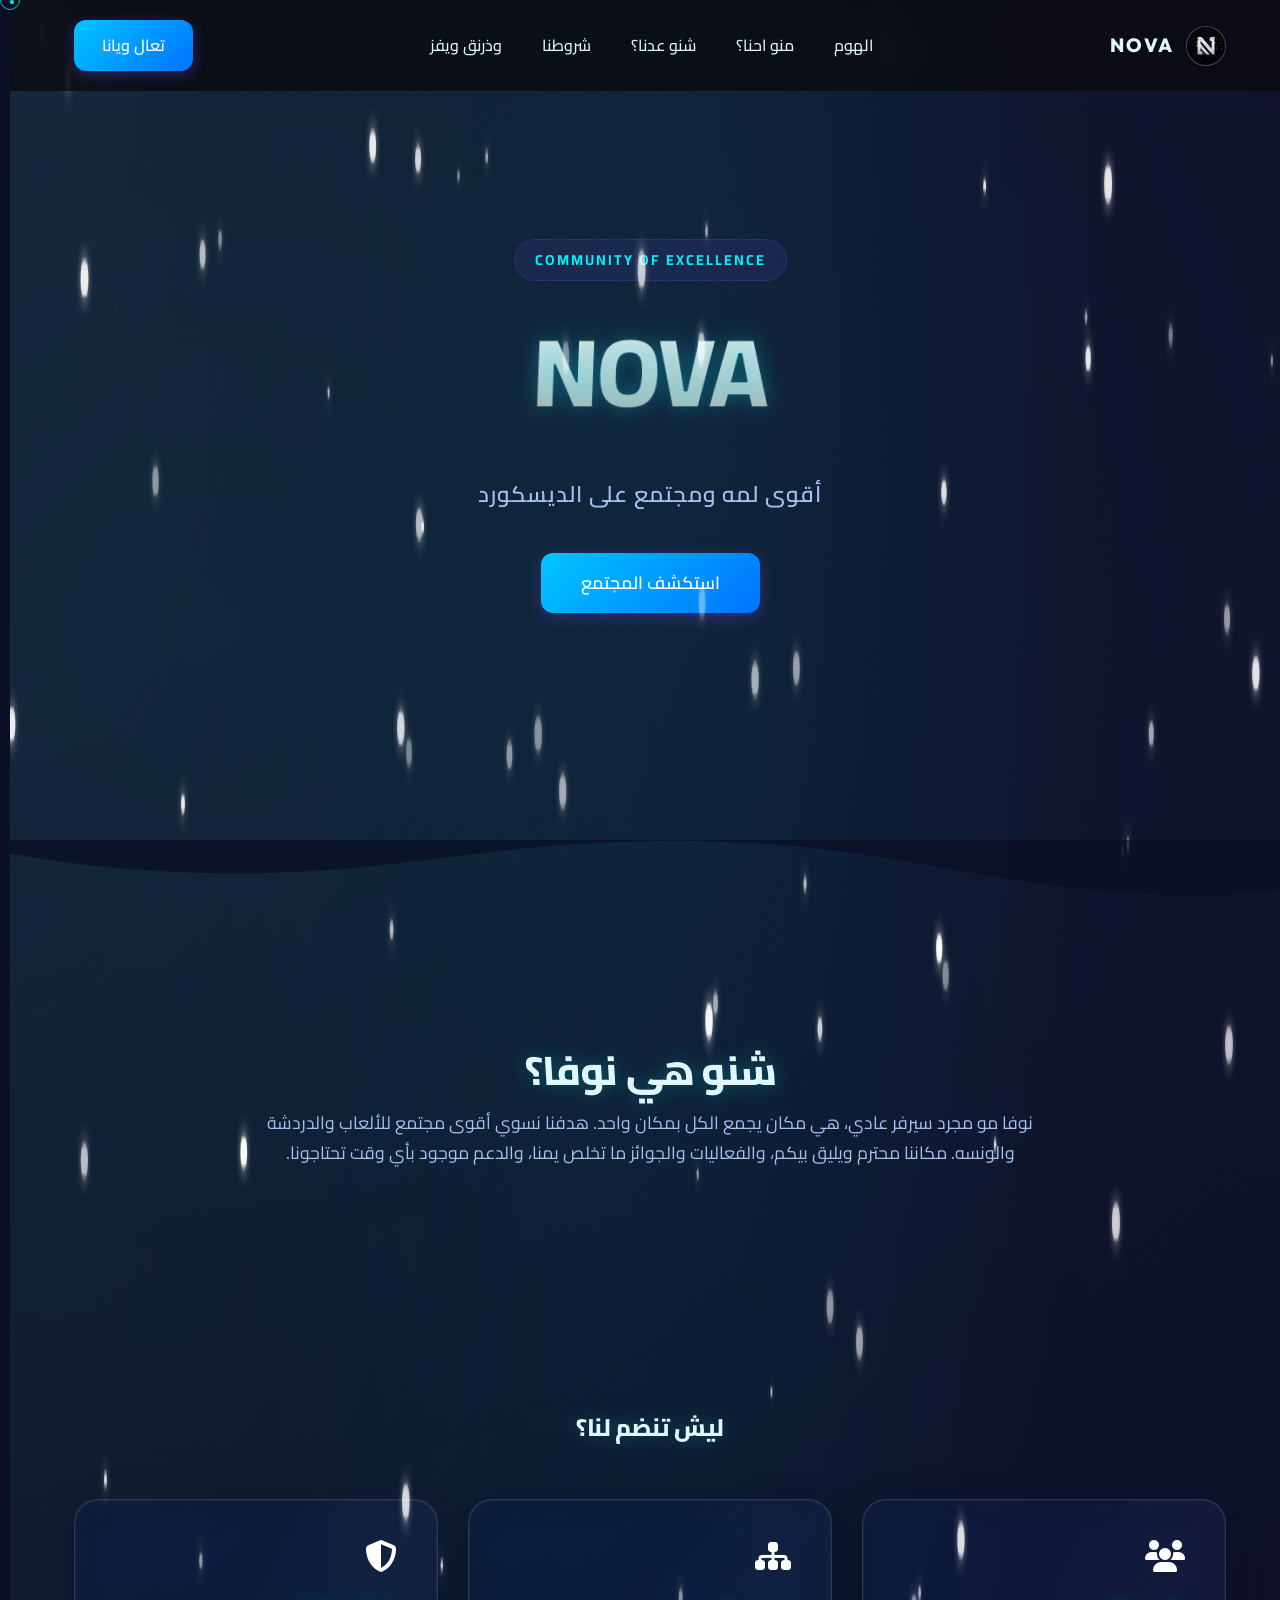
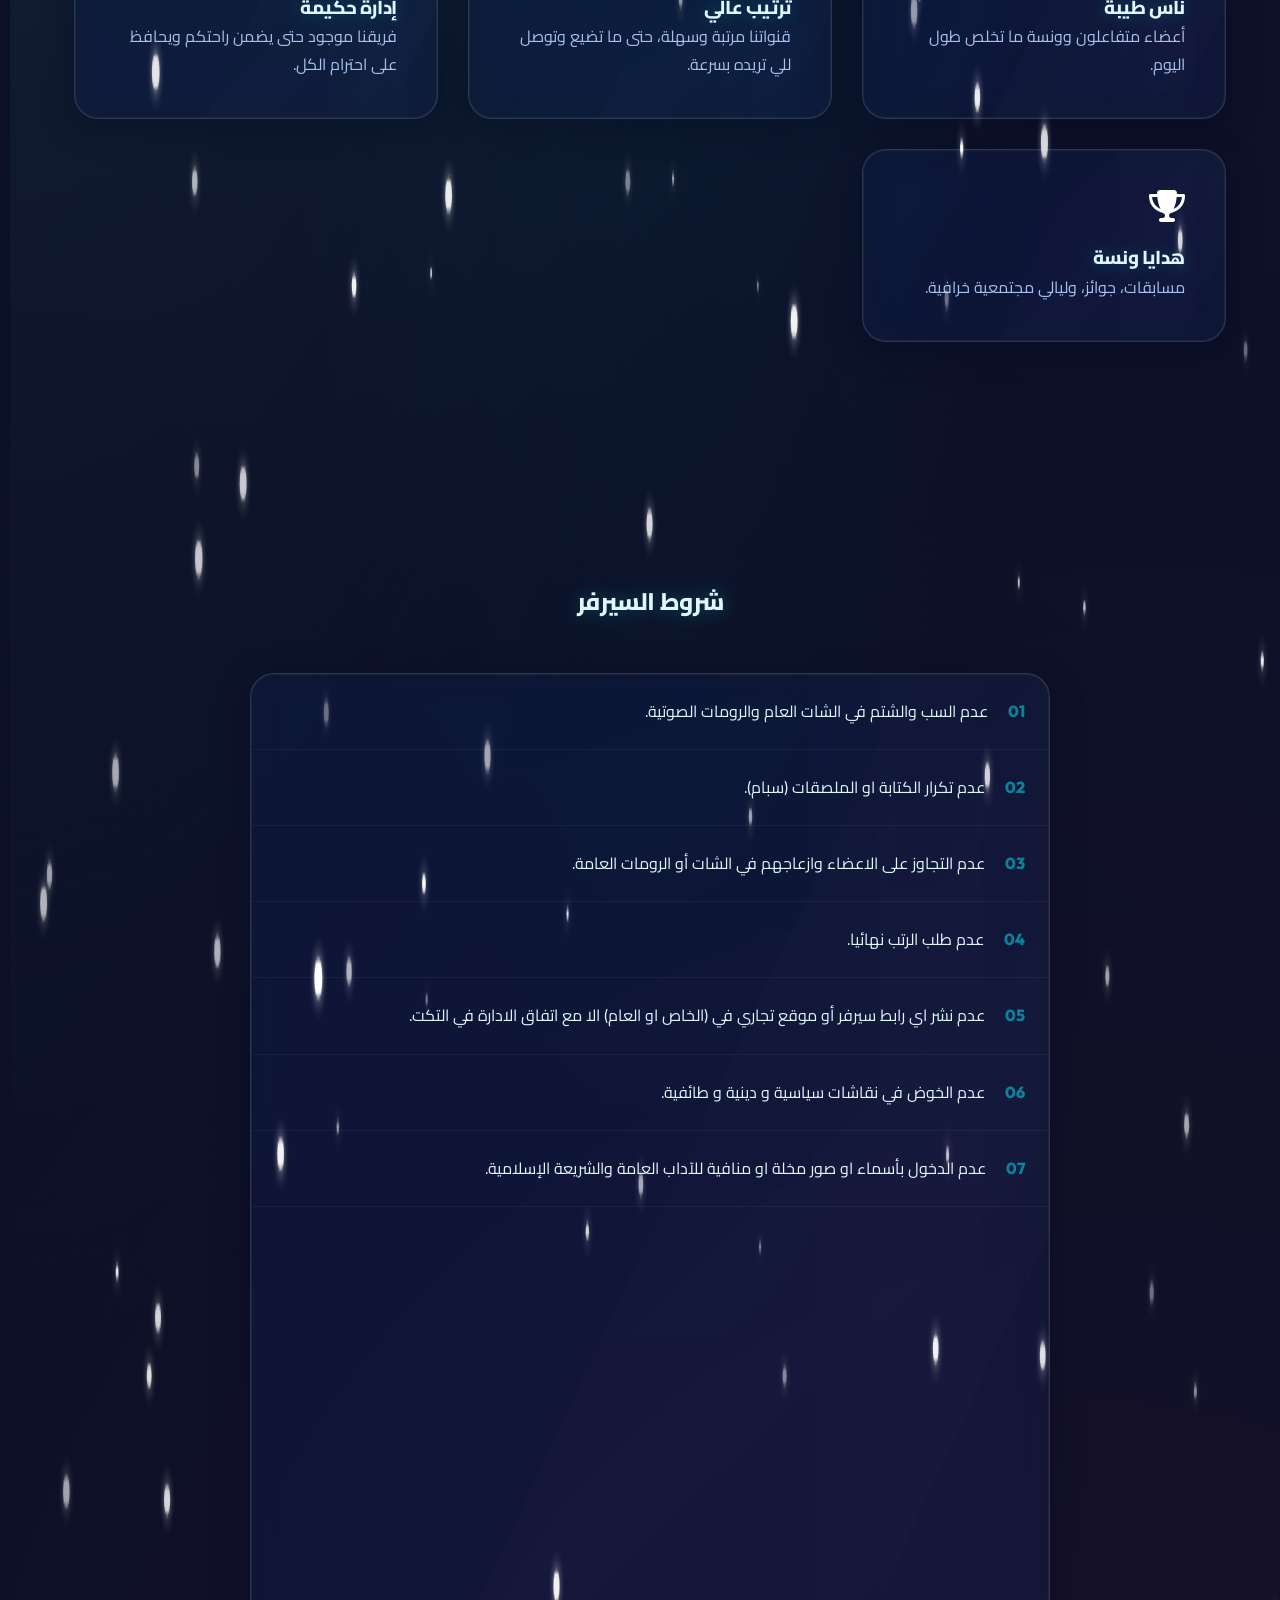
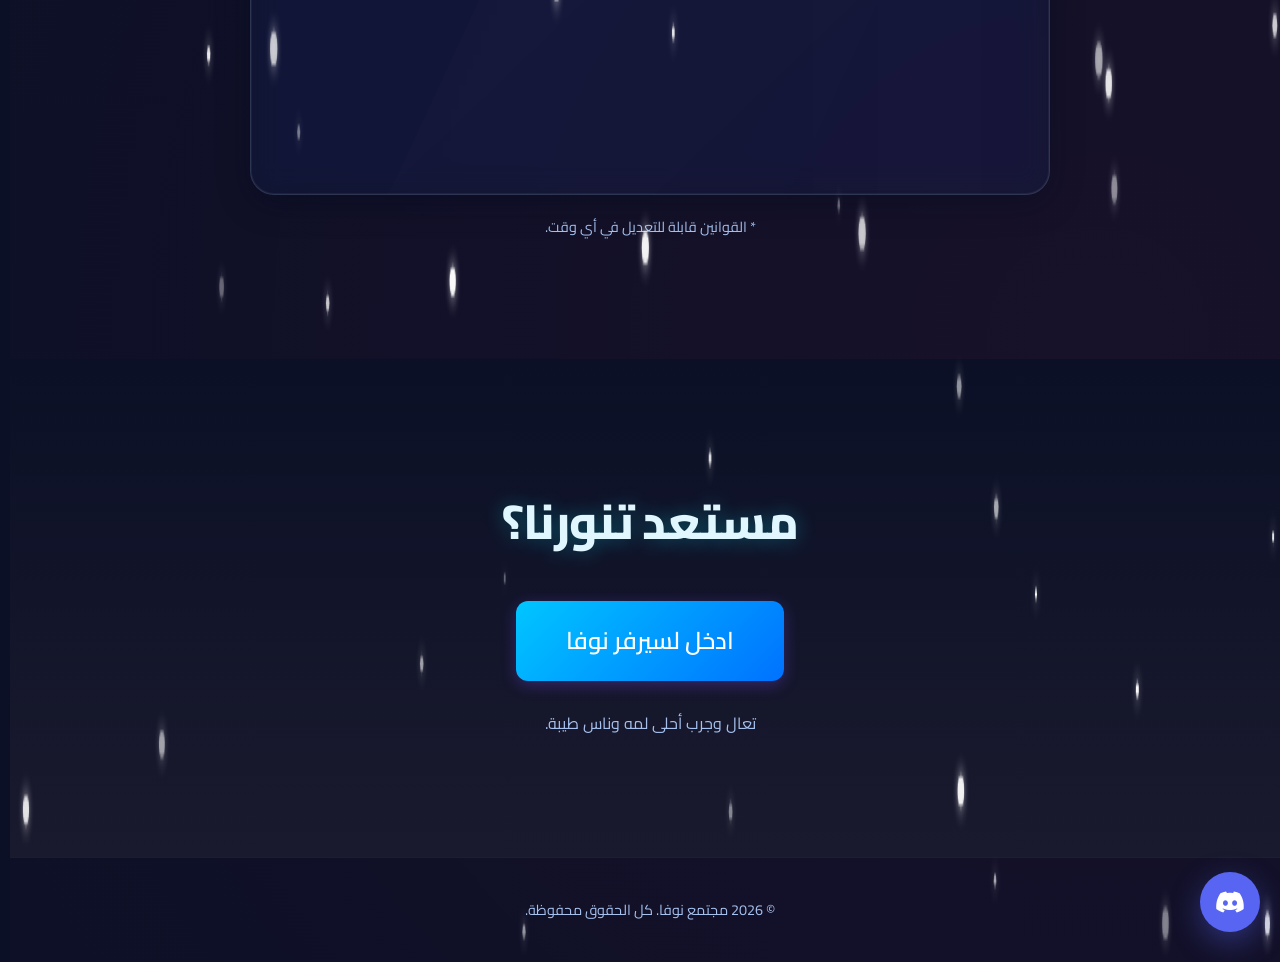
<file: Nova/index.html>
<!DOCTYPE html>
<html lang="ar" dir="rtl">

<head>
    <meta charset="UTF-8">
    <meta name="viewport" content="width=device-width, initial-scale=1.0">
    <title>نوفا | المجتمع الأمثل على ديسكورد</title>
    <meta name="description" content="انضم إلى نوفا، مجتمع ديسكورد احترافي ونشط للغاية للألعاب، الدردشة، والدعم.">
    <link rel="stylesheet" href="style.css">
    <!-- Google Fonts -->
    <link rel="preconnect" href="https://fonts.googleapis.com">
    <link rel="preconnect" href="https://fonts.gstatic.com" crossorigin>
    <link
        href="https://fonts.googleapis.com/css2?family=Cairo:wght@400;600;700;800&family=Outfit:wght@400;600;800&display=swap"
        rel="stylesheet">
    <link rel="icon" type="image/jpg" href="logo.jpg">
    <!-- Preload Transition Asset -->
    <link rel="preload" as="image" href="wuwa-glitch-logo.jpg">
    <!-- Font Awesome for Icons -->
    <link rel="stylesheet" href="https://cdnjs.cloudflare.com/ajax/libs/font-awesome/6.4.0/css/all.min.css">
</head>

<body>
    <!-- Preloader -->
    <div id="preloader">
        <i class="fas fa-snowflake snowflake-loader"></i>
    </div>
    <div class="custom-cursor"></div>

    <div class="custom-cursor-dot"></div>
    <canvas id="particle-canvas"></canvas>
    <div class="scroll-progress"></div>

    <!-- Tacet Transition Overlay -->
    <div id="tacet-overlay">
        <div class="tacet-scanlines"></div>
        <div class="tacet-shockwave"></div>
        <div class="tacet-content">
            <img src="wuwa-glitch-logo.jpg" alt="Wuthering Waves" class="tacet-waves-logo-img">
        </div>
    </div>

    <div class="bg-mesh"></div>

    <nav>
        <div class="logo-container">
            <div class="logo-circle">
                <img src="logo.jpg" alt="شعار نوفا">
            </div>
            <span style="font-family: 'Outfit'; font-weight: 800; font-size: 1.2rem; letter-spacing: 2px;">NOVA</span>
        </div>
        <div class="nav-links">
            <a href="#home">الهوم</a>
            <a href="#about">منو احنا؟</a>
            <a href="#features">شنو عدنا؟</a>
            <a href="#rules">شروطنا</a>
            <a href="wuthering-waves.html">وذرنق ويفز</a>
        </div>
        <div class="menu-toggle" id="mobile-menu">
            <span></span>
            <span></span>
            <span></span>
        </div>
        <a href="https://discord.gg/rnw4DZ4gu6" class="btn btn-primary">تعال ويانا</a>
    </nav>

    <main>
        <!-- Hero Section -->
        <section class="hero" id="home">
            <div class="hero-content">
                <div class="hero-pill">Community of Excellence</div>
                <h1>NOVA</h1>
                <p>أقوى لمه ومجتمع على الديسكورد</p>
                <a href="#about" class="btn btn-primary" style="padding: 15px 40px; font-size: 1.1rem;">استكشف
                    المجتمع</a>
            </div>
            <!-- Ice Shard Divider -->
            <div class="section-divider divider-bottom">
                <svg data-name="Layer 1" xmlns="http://www.w3.org/2000/svg" viewBox="0 0 1200 120"
                    preserveAspectRatio="none">
                    <path
                        d="M321.39,56.44c58-10.79,114.16-30.13,172-41.86,82.39-16.72,168.19-17.73,250.45-.39C823.78,31,906.67,72,985.66,92.83c70.05,18.48,146.53,26.09,214.34,3V0H0V27.35A600.21,600.21,0,0,0,321.39,56.44Z"
                        class="divider-fill"></path>
                </svg>
            </div>
        </section>

        <!-- About Section -->
        <section id="about">
            <div style="text-align: center; max-width: 800px; margin: 0 auto;">
                <h2 style="font-size: 2.5rem; margin-bottom: 20px;">شنو هي نوفا؟</h2>
                <p style="color: var(--clr-text-muted); font-size: 1.1rem;">
                    نوفا مو مجرد سيرفر عادي، هي مكان يجمع الكل بمكان واحد. هدفنا نسوي أقوى مجتمع للألعاب والدردشة
                    والونسه. مكاننا محترم ويليق بيكم، والفعاليات والجوائز ما تخلص يمنا، والدعم موجود بأي وقت تحتاجونا.
                </p>
            </div>

            </div>
        </section>

        <!-- Features Section -->
        <section id="features">
            <h2 style="text-align: center; margin-bottom: 50px;">ليش تنضم لنا؟</h2>
            <div class="features-grid">
                <div class="feature-card glass">
                    <i class="fas fa-users"></i>
                    <h3>ناس طيبة</h3>
                    <p style="color: var(--clr-text-muted);">أعضاء متفاعلون وونسة ما تخلص طول اليوم.</p>
                </div>
                <div class="feature-card glass">
                    <i class="fas fa-sitemap"></i>
                    <h3>ترتيب عالي</h3>
                    <p style="color: var(--clr-text-muted);">قنواتنا مرتبة وسهلة، حتى ما تضيع وتوصل للي تريده بسرعة.</p>
                </div>
                <div class="feature-card glass">
                    <i class="fas fa-shield-halved"></i>
                    <h3>إدارة حكيمة</h3>
                    <p style="color: var(--clr-text-muted);">فريقنا موجود حتى يضمن راحتكم ويحافظ على احترام الكل.</p>
                </div>
                <div class="feature-card glass">
                    <i class="fas fa-trophy"></i>
                    <h3>هدايا ونسة</h3>
                    <p style="color: var(--clr-text-muted);">مسابقات، جوائز، وليالي مجتمعية خرافية.</p>
                </div>
            </div>
        </section>

        <!-- Rules Section -->
        <section id="rules">
            <h2 style="text-align: center; margin-bottom: 50px;">شروط السيرفر</h2>
            <div class="rules-list glass">
                <div class="rule-item">
                    <span class="rule-num">01</span>
                    <div>
                        <p style="color: var(--clr-text-main);">عدم السب والشتم في الشات العام والرومات الصوتية.</p>
                    </div>
                </div>
                <div class="rule-item">
                    <span class="rule-num">02</span>
                    <div>
                        <p style="color: var(--clr-text-main);">عدم تكرار الكتابة او الملصقات (سبام).</p>
                    </div>
                </div>
                <div class="rule-item">
                    <span class="rule-num">03</span>
                    <div>
                        <p style="color: var(--clr-text-main);">عدم التجاوز على الاعضاء وازعاجهم في الشات أو الرومات
                            العامة.</p>
                    </div>
                </div>
                <div class="rule-item">
                    <span class="rule-num">04</span>
                    <div>
                        <p style="color: var(--clr-text-main);">عدم طلب الرتب نهائيا.</p>
                    </div>
                </div>
                <div class="rule-item">
                    <span class="rule-num">05</span>
                    <div>
                        <p style="color: var(--clr-text-main);">عدم نشر اي رابط سيرفر أو موقع تجاري في (الخاص او العام)
                            الا مع اتفاق الادارة في التكت.</p>
                    </div>
                </div>
                <div class="rule-item">
                    <span class="rule-num">06</span>
                    <div>
                        <p style="color: var(--clr-text-main);">عدم الخوض في نقاشات سياسية و دينية و طائفية.</p>
                    </div>
                </div>
                <div class="rule-item">
                    <span class="rule-num">07</span>
                    <div>
                        <p style="color: var(--clr-text-main);">عدم الدخول بأسماء او صور مخلة او منافية للآداب العامة
                            والشريعة الإسلامية.</p>
                    </div>
                </div>
                <div class="rule-item">
                    <span class="rule-num">08</span>
                    <div>
                        <p style="color: var(--clr-text-main);">عدم التوسط لأي شخص متبند او ماخذ تايم اوت في السيرفر.
                        </p>
                    </div>
                </div>
                <div class="rule-item">
                    <span class="rule-num">09</span>
                    <div>
                        <p style="color: var(--clr-text-main);">عدم تشغيل اصوات غير لائقة في الرومات العامة وتخريبها.
                        </p>
                    </div>
                </div>
                <div class="rule-item">
                    <span class="rule-num">10</span>
                    <div>
                        <p style="color: var(--clr-text-main);">عدم فتح بث على اشياء غير لائقة او منافية للأخلاق والآداب
                            العامة.</p>
                    </div>
                </div>
                <div class="rule-item">
                    <span class="rule-num">11</span>
                    <div>
                        <p style="color: var(--clr-text-main);">عدم التدخل في أمور الادارة نهائياً.</p>
                    </div>
                </div>
                <div class="rule-item">
                    <span class="rule-num">12</span>
                    <div>
                        <p style="color: var(--clr-text-main);">عدم انتحال اي شخصية في السيرفر ان كان ادمن أو عضو.</p>
                    </div>
                </div>
                <div class="rule-item">
                    <span class="rule-num">13</span>
                    <div>
                        <p style="color: var(--clr-text-main);">عدم فتح تكت في الدعم الفني لأشياء غير ضرورية فقط ان كان
                            هنالك تحتاج المساعدة او تقدم طلب مساعدة الى السيرفر.</p>
                    </div>
                </div>
                <div class="rule-item" style="border-bottom: none;">
                    <span class="rule-num">14</span>
                    <div>
                        <p style="color: var(--clr-text-main);">ممنوع على اي ادمن او اداري او اي رتبة معينة بالسيرفر سحب
                            اي عضو من اعضاء السيرفر حرصا على راحتهم فقط بين الاداريين والاصدقاء المقربين.</p>
                    </div>
                </div>
            </div>
            <p style="text-align: center; margin-top: 20px; color: var(--clr-text-muted); font-size: 0.9rem;">* القوانين
                قابلة للتعديل في أي وقت.</p>
        </section>

        <!-- Join Section -->
        <section id="join" class="join-section">
            <div class="container">
                <h2>مستعد تنورنا؟</h2>
                <a href="https://discord.gg/rnw4DZ4gu6" class="btn btn-primary"
                    style="font-size: 1.5rem; padding: 20px 50px;">ادخل لسيرفر نوفا</a>
                <p style="margin-top: 20px; color: var(--clr-text-muted);">تعال وجرب أحلى لمه وناس طيبة.</p>
            </div>
        </section>
    </main>

    <footer style="padding: 40px 5%; text-align: center; border-top: 1px solid rgba(255,255,255,0.05);">
        <p style="color: var(--clr-text-muted); font-size: 0.9rem;">&copy; 2026 مجتمع نوفا. كل الحقوق محفوظة.</p>
    </footer>

    <a href="https://discord.gg/rnw4DZ4gu6" class="floating-discord" title="انضم لنا على ديسكورد">
        <i class="fab fa-discord"></i>
    </a>

    <script src="main.js"></script>
</body>

</html>
</file>
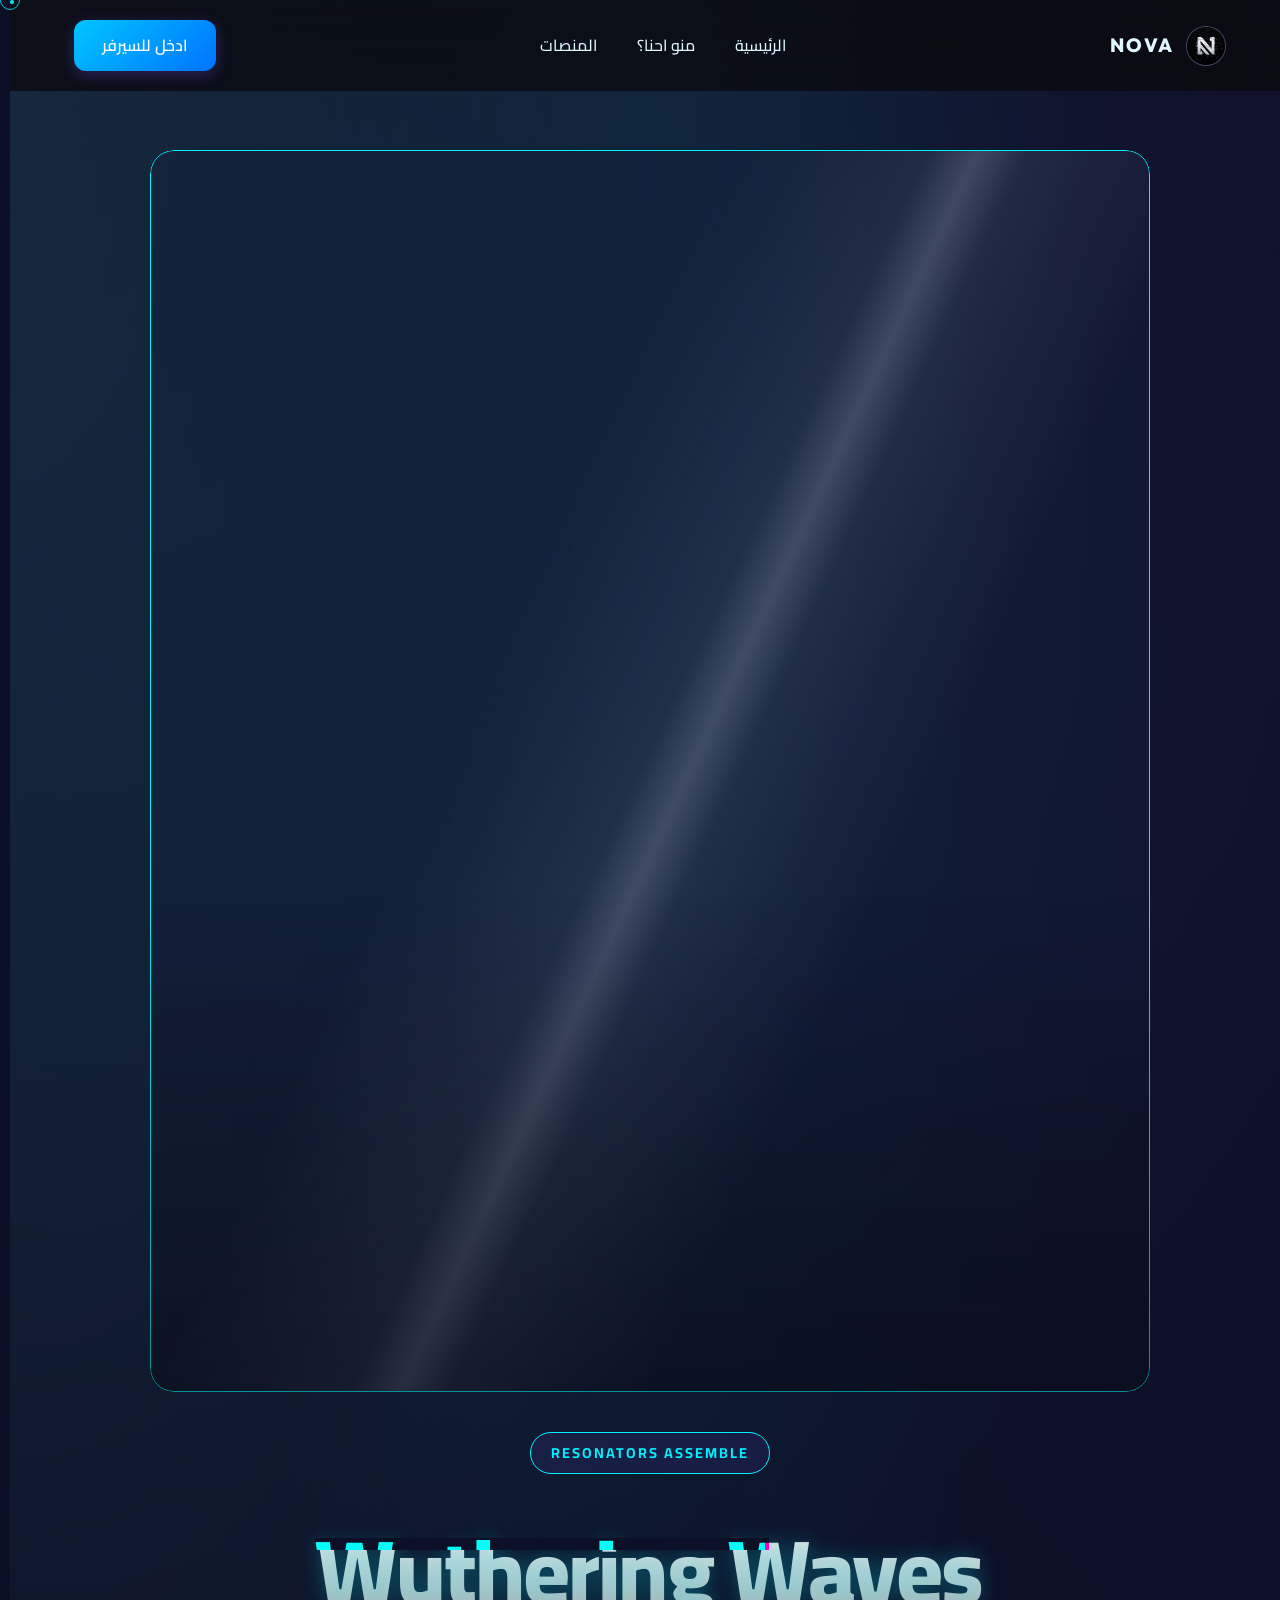
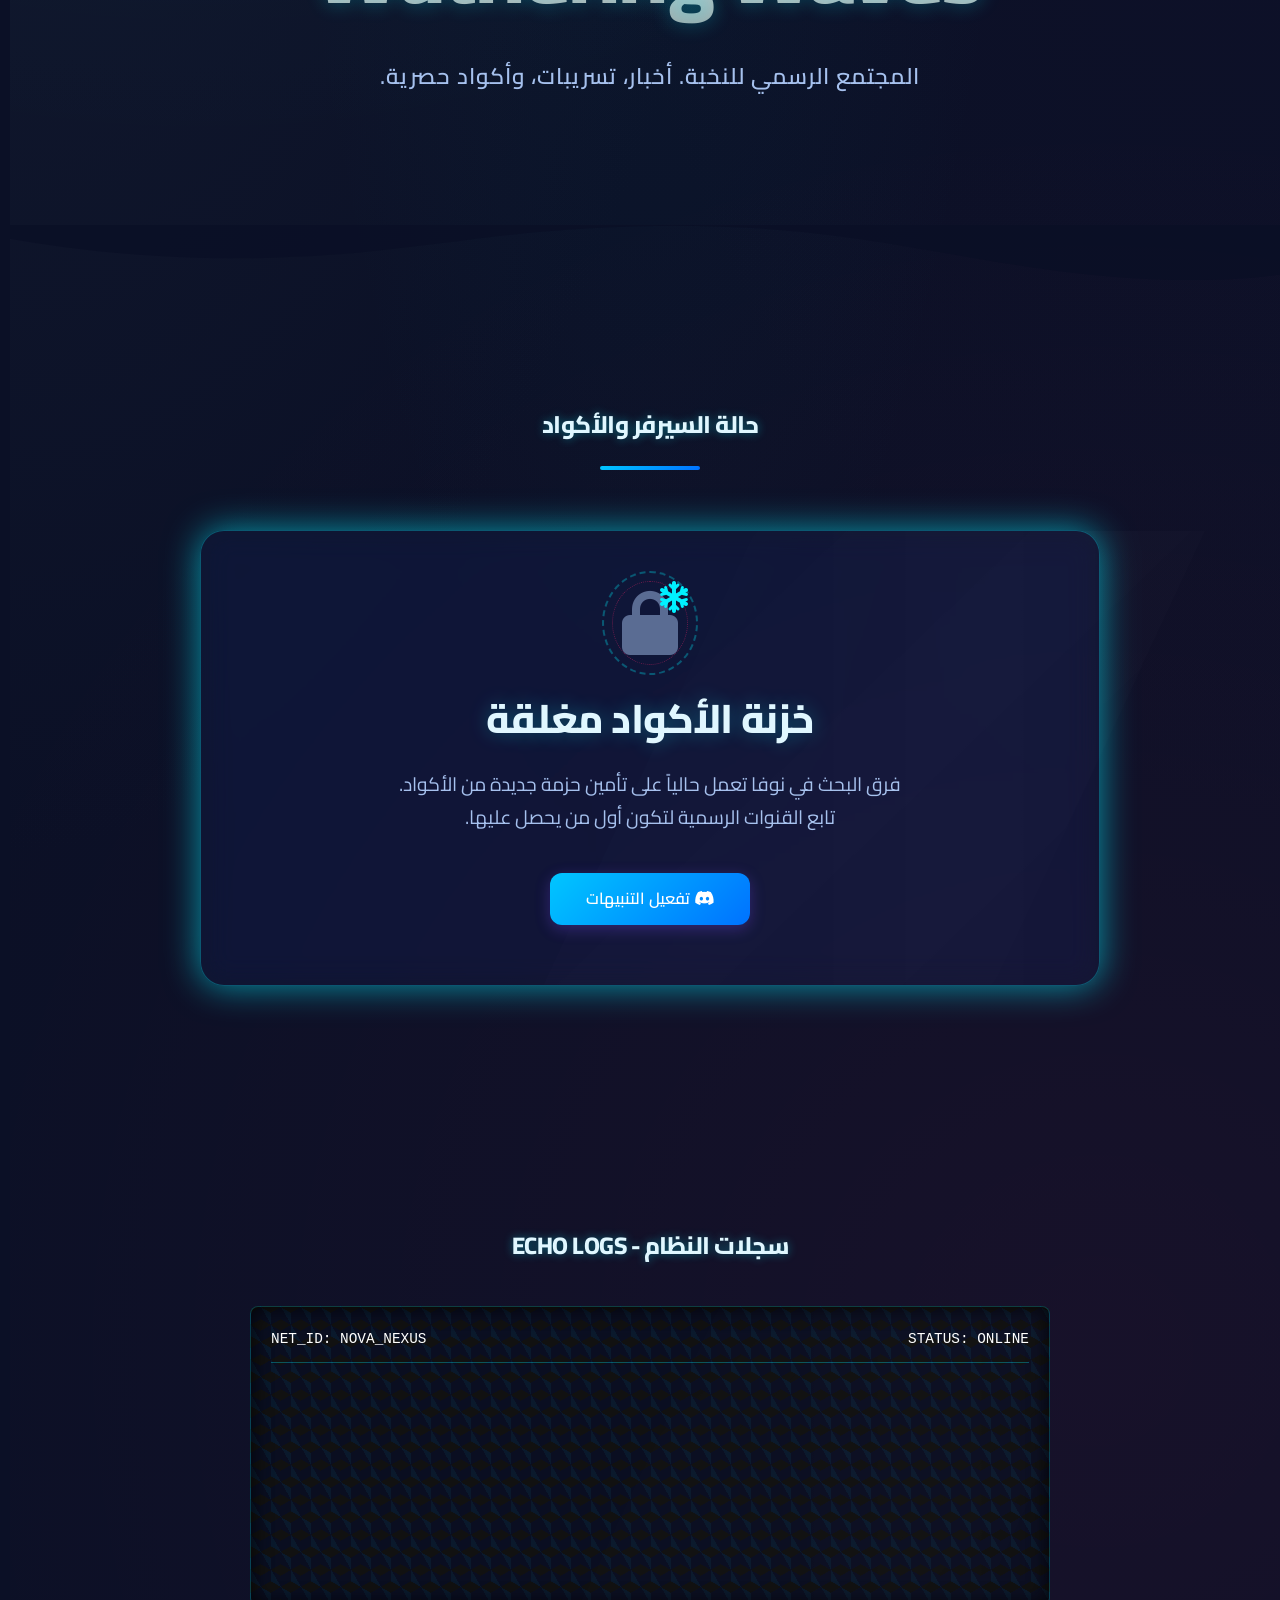
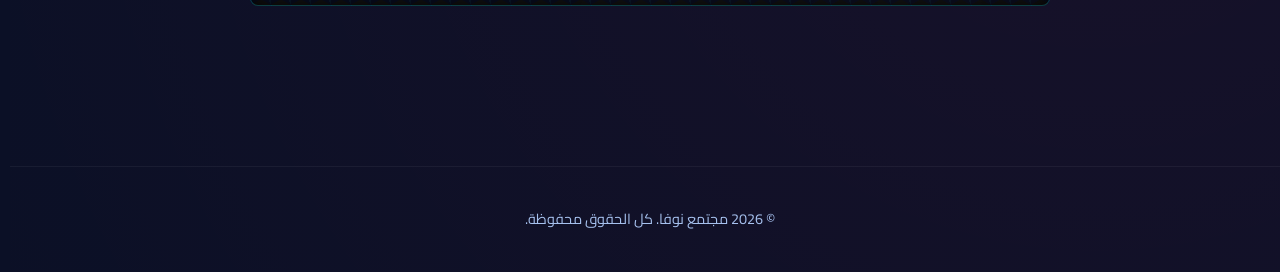
<file: Nova/wuthering-waves.html>
<!DOCTYPE html>
<html lang="ar" dir="rtl">

<head>
    <meta charset="UTF-8">
    <meta name="viewport" content="width=device-width, initial-scale=1.0">
    <title>Wuthering Waves – NOVA | مجتمع وذرنق الرسمي</title>
    <meta name="description"
        content="هذا هو مجتمع وذرنق ويفز الرسمي التابع لنوفا. أخبار، تسريبات، ونقاشات بمكان واحد مرتب.">
    <link rel="stylesheet" href="style.css">
    <!-- Google Fonts -->
    <link rel="preconnect" href="https://fonts.googleapis.com">
    <link rel="preconnect" href="https://fonts.gstatic.com" crossorigin>
    <link
        href="https://fonts.googleapis.com/css2?family=Cairo:wght@400;600;700;800&family=Outfit:wght@400;600;800&display=swap"
        rel="stylesheet">
    <link rel="icon" type="image/jpg" href="logo.jpg">
    <!-- Preload Transition Asset -->
    <link rel="preload" as="image" href="wuwa-glitch-logo.jpg">
    <!-- Font Awesome for Icons -->
    <link rel="stylesheet" href="https://cdnjs.cloudflare.com/ajax/libs/font-awesome/6.4.0/css/all.min.css">
    <style>
        .wuwa-hero {
            padding: 150px 5%;
            display: flex;
            flex-direction: column;
            align-items: center;
            justify-content: center;
            text-align: center;
            position: relative;
            overflow: hidden;
        }

        .wuwa-visual-wrapper {
            width: 100%;
            max-width: 1000px;
            margin-bottom: 40px;
            border-radius: var(--radius-lg);
            overflow: hidden;
            border: 2px solid rgba(124, 77, 255, 0.3);
            box-shadow: 0 0 40px rgba(124, 77, 255, 0.2);
            animation: floating 6s ease-in-out infinite;
            position: relative;
        }

        .wuwa-visual-wrapper::before {
            content: '';
            position: absolute;
            inset: 0;
            background: linear-gradient(0deg, rgba(5, 5, 8, 0.4) 0%, transparent 40%);
            z-index: 1;
            pointer-events: none;
        }

        .wuwa-visual-wrapper img {
            width: 100%;
            height: auto;
            display: block;
            transition: transform 0.8s var(--transition);
        }

        .wuwa-visual-wrapper:hover img {
            transform: scale(1.05);
        }

        .platform-cards {
            display: grid;
            grid-template-columns: repeat(auto-fit, minmax(300px, 1fr));
            gap: 30px;
            margin-top: 50px;
        }

        .platform-card {
            padding: 50px 30px;
            text-align: center;
            transition: var(--transition);
        }

        .platform-card:hover {
            border-color: var(--clr-secondary);
            transform: translateY(-10px);
            box-shadow: var(--glow-secondary);
        }

        .platform-card i {
            font-size: 3rem;
            margin-bottom: 20px;
            background: var(--grad-primary);
            -webkit-background-clip: text;
            background-clip: text;
            -webkit-text-fill-color: transparent;
        }

        .exclusivity-box {
            background: rgba(124, 77, 255, 0.05);
            border: 1px solid rgba(124, 77, 255, 0.2);
            padding: 40px;
            border-radius: var(--radius-lg);
            text-align: center;
            margin-top: 80px;
        }

        .exclusivity-box h2 {
            color: var(--clr-primary);
            margin-bottom: 20px;
        }
    </style>
</head>

<body>
    <!-- Preloader -->
    <div id="preloader">
        <i class="fas fa-snowflake snowflake-loader"></i>
    </div>
    <div class="custom-cursor"></div>
    <div class="custom-cursor-dot"></div>
    <canvas id="particle-canvas"></canvas>
    <div class="scroll-progress"></div>

    <!-- Tacet Transition Overlay -->
    <div id="tacet-overlay">
        <div class="tacet-scanlines"></div>
        <div class="tacet-shockwave"></div>
        <div class="tacet-content">
            <img src="wuwa-glitch-logo.jpg" alt="Wuthering Waves" class="tacet-waves-logo-img">
        </div>
    </div>
    <div class="bg-mesh"></div>

    <nav>
        <div class="logo-container">
            <div class="logo-circle" onclick="window.location.href='index.html'" style="cursor: pointer;">
                <img src="logo.jpg" alt="شعار نوفا">
            </div>
            <span
                style="font-family: 'Outfit'; font-weight: 800; font-size: 1.2rem; letter-spacing: 2px; cursor: pointer;"
                onclick="window.location.href='index.html'">NOVA</span>
        </div>
        <div class="nav-links">
            <a href="index.html">الرئيسية</a>
            <a href="#about">منو احنا؟</a>
            <a href="#platforms">المنصات</a>
        </div>
        <div class="menu-toggle" id="mobile-menu">
            <span></span>
            <span></span>
            <span></span>
        </div>
        <a href="https://discord.gg/rnw4DZ4gu6" class="btn btn-primary">ادخل للسيرفر</a>
    </nav>

    <main>
        <!-- Cinematic Hero Section -->
        <section class="wuwa-hero">
            <div class="wuwa-visual-wrapper tilt-card-container"
                style="border: none; background: transparent; box-shadow: none;">
                <div class="tilt-card glass"
                    style="border: 1px solid var(--clr-primary); overflow: hidden; position: relative; border-radius: var(--radius-lg); box-shadow: 0 20px 80px rgba(0,0,0,0.5);">
                    <!-- NEW VISUAL -->
                    <img src="wuwa-visual-new.jpg" alt="Wuthering Waves NOVA Visual"
                        style="width: 100%; height: auto; display: block; filter: contrast(1.1) saturate(1.1);">

                    <!-- Premium Overlays -->
                    <div class="shine-effect"></div>
                    <div class="sound-wave-overlay"
                        style="position: absolute; bottom: 0; left: 0; width: 100%; height: 150px; background: linear-gradient(0deg, var(--wuwa-tacet) 0%, transparent 100%); opacity: 0.8; mix-blend-mode: multiply;">
                    </div>
                </div>
            </div>
            <div class="hero-content">
                <div class="hero-pill" style="border-color: var(--clr-primary); color: var(--clr-primary);">RESONATORS
                    ASSEMBLE</div>
                <h1 style="font-size: clamp(3rem, 7vw, 6rem);" class="tacet-glitch" data-text="Wuthering Waves">
                    Wuthering Waves</h1>
                <p style="font-size: 1.4rem; color: var(--clr-text-muted);">المجتمع الرسمي للنخبة. أخبار، تسريبات،
                    وأكواد حصرية.</p>
            </div>

            <!-- Ice Shard Divider -->
            <div class="section-divider divider-bottom">
                <svg data-name="Layer 1" xmlns="http://www.w3.org/2000/svg" viewBox="0 0 1200 120"
                    preserveAspectRatio="none">
                    <path
                        d="M321.39,56.44c58-10.79,114.16-30.13,172-41.86,82.39-16.72,168.19-17.73,250.45-.39C823.78,31,906.67,72,985.66,92.83c70.05,18.48,146.53,26.09,214.34,3V0H0V27.35A600.21,600.21,0,0,0,321.39,56.44Z"
                        class="divider-fill"></path>
                </svg>
            </div>
        </section>

        <!-- Status & Codes Section -->
        <section id="codes" style="position: relative; z-index: 5;">
            <div style="text-align: center; margin-bottom: 60px;">
                <h2 class="frosted-text">حالة السيرفر والأكواد</h2>
                <div
                    style="height: 4px; width: 100px; background: var(--grad-primary); margin: 20px auto; border-radius: 2px;">
                </div>
            </div>

            <div class="codes-container" style="max-width: 900px; margin: 0 auto;">
                <!-- Coming Soon Board -->
                <div class="code-card glass vault-locked"
                    style="display: flex; flex-direction: column; align-items: center; padding: 60px; text-align: center; border: 1px solid rgba(0, 240, 255, 0.3); box-shadow: var(--glow-primary);">

                    <div style="position: relative; margin-bottom: 30px;">
                        <div class="vault-ring-outer"></div>
                        <div class="vault-ring-inner"></div>
                        <i class="fas fa-lock" style="font-size: 4rem; color: var(--clr-text-muted); opacity: 0.5;"></i>
                        <i class="fas fa-snowflake"
                            style="font-size: 2rem; color: var(--clr-primary); position: absolute; top: -10px; right: -10px; animation: spin 4s linear infinite;"></i>
                    </div>

                    <h3 style="font-size: 2.5rem; margin-bottom: 15px; color: var(--clr-text-main);">خزنة الأكواد مغلقة
                    </h3>
                    <p style="font-size: 1.2rem; color: var(--clr-text-muted); max-width: 600px;">
                        فرق البحث في نوفا تعمل حالياً على تأمين حزمة جديدة من الأكواد.
                        <br>تابع القنوات الرسمية لتكون أول من يحصل عليها.
                    </p>

                    <div style="margin-top: 40px; display: flex; gap: 20px; flex-wrap: wrap; justify-content: center;">
                        <a href="https://discord.gg/rnw4DZ4gu6" class="btn btn-primary" style="min-width: 200px;">
                            <i class="fab fa-discord"></i> تفعيل التنبيهات
                        </a>
                    </div>
                </div>
            </div>
        </section>

        <!-- Echo Terminal -->
        <section id="terminal-section">
            <h2 style="text-align: center; margin-bottom: 30px;" class="frosted-text">سجلات النظام - ECHO LOGS</h2>

            <div class="echo-terminal glass">
                <div class="terminal-header">
                    <div style="display: flex; align-items: center; gap: 15px;">
                        <span>STATUS: ONLINE</span>
                        <div class="echo-frequency">
                            <div class="freq-bar"></div>
                            <div class="freq-bar"></div>
                            <div class="freq-bar"></div>
                            <div class="freq-bar"></div>
                            <div class="freq-bar"></div>
                        </div>
                    </div>
                    <span>NET_ID: NOVA_NEXUS</span>
                </div>
                <div class="terminal-content" id="terminal-logs">
                    <!-- Logs will be injected here via JS -->
                </div>
            </div>
        </section>
    </main>

    <footer style="padding: 40px 5%; text-align: center; border-top: 1px solid rgba(255,255,255,0.05);">
        <p style="color: var(--clr-text-muted); font-size: 0.9rem;">&copy; 2026 مجتمع نوفا. كل الحقوق محفوظة.</p>
    </footer>

    <script src="main.js"></script>
</body>

</html>
</file>
<file: Nova/style.css>
:root {
    /* Winter / Christmas Palette */
    --clr-bg: #0b1026;
    /* Deep Winter Night Blue */
    --clr-surface: #151b3b;
    --clr-primary: #00f0ff;
    /* Electric Ice Blue */
    --clr-secondary: #ffffff;
    /* Snow White */
    --clr-accent: #ff2a6d;
    /* Festive Berry / Neon Red */
    --clr-text-main: #e0f7ff;
    /* Icy White */
    --clr-text-muted: #a6c1ee;
    /* Soft Cold Blue */

    /* Wuthering Waves Specifics */
    --wuwa-dark: #050508;
    --wuwa-gold: #ffd700;
    --wuwa-tacet: #3a0ca3;

    /* Glow Effects - Icy & Festive */
    --glow-primary: 0 0 35px rgba(0, 240, 255, 0.6);
    --glow-secondary: 0 0 35px rgba(255, 255, 255, 0.5);
    --glow-text: 0 0 10px rgba(0, 240, 255, 0.5);
    --glow-wuwa: 0 0 40px rgba(58, 12, 163, 0.5);

    /* Gradients */
    --grad-primary: linear-gradient(135deg, #00c6ff 0%, #0072ff 100%);
    /* Deep Ice Gradient */
    --grad-surface: linear-gradient(180deg, rgba(200, 230, 255, 0.1) 0%, rgba(200, 230, 255, 0.02) 100%);
    --grad-dark: linear-gradient(180deg, #0b1026 0%, #151b3b 100%);
    --grad-wuwa: linear-gradient(45deg, #0b1026, #1a0535);

    /* Spacing & Borders */
    --radius-lg: 24px;
    --radius-md: 12px;
    --transition: 0.6s cubic-bezier(0.76, 0, 0.24, 1);
}

/* Wuthering Waves - Tacet Glitch */
@keyframes tacetGlitch {
    0% {
        transform: translate(0);
        clip-path: inset(0 0 0 0);
    }

    20% {
        clip-path: inset(20% 0 60% 0);
    }

    40% {
        transform: translate(-5px, 5px);
        clip-path: inset(60% 0 10% 0);
    }

    60% {
        transform: translate(5px, -5px);
        clip-path: inset(10% 0 80% 0);
    }

    80% {
        clip-path: inset(80% 0 5% 0);
    }

    100% {
        transform: translate(0);
        clip-path: inset(0 0 0 0);
    }
}

.tacet-glitch {
    position: relative;
}

.tacet-glitch::before,
.tacet-glitch::after {
    content: attr(data-text);
    position: absolute;
    top: 0;
    left: 0;
    width: 100%;
    height: 100%;
    background: var(--clr-bg);
}

.tacet-glitch::before {
    left: 2px;
    text-shadow: -1px 0 #ff00c1;
    clip: rect(44px, 450px, 56px, 0);
    animation: tacetGlitch 5s infinite linear alternate-reverse;
}

.tacet-glitch::after {
    left: -2px;
    text-shadow: -1px 0 #00fff9;
    clip: rect(44px, 450px, 56px, 0);
    animation: tacetGlitch 5s infinite linear alternate-reverse;
}

/* Custom Cursor - GPU Accelerated */
.custom-cursor {
    width: 20px;
    height: 20px;
    border: 1px solid var(--clr-primary);
    border-radius: 50%;
    position: fixed;
    top: 0;
    left: 0;
    pointer-events: none;
    z-index: 10000;
    /* transition removed for manual lerp in JS */
    will-change: transform;
    opacity: 0.8;
}

.custom-cursor-dot {
    width: 4px;
    height: 4px;
    background-color: var(--clr-primary);
    border-radius: 50%;
    position: fixed;
    top: 0;
    left: 0;
    pointer-events: none;
    z-index: 10001;
    will-change: transform;
}

.custom-cursor.active {
    width: 50px;
    height: 50px;
    background-color: rgba(0, 240, 255, 0.1);
    border-color: var(--clr-secondary);
    box-shadow: 0 0 15px rgba(0, 240, 255, 0.3);
}

/* Frost Trail */
.frost-particle {
    position: fixed;
    pointer-events: none;
    background: radial-gradient(circle, rgba(255, 255, 255, 0.8) 0%, transparent 70%);
    border-radius: 50%;
    z-index: 9998;
    animation: fadeOut 0.5s linear forwards;
}

@keyframes fadeOut {
    to {
        opacity: 0;
        transform: scale(0.2);
    }
}

/* Ice Burst */
.ice-burst-particle {
    position: fixed;
    pointer-events: none;
    background: white;
    width: 2px;
    height: 10px;
    z-index: 10002;
    animation: burstOut 0.4s ease-out forwards;
}

@keyframes burstOut {
    0% {
        opacity: 1;
        transform: translate(0, 0) scale(1);
    }

    100% {
        opacity: 0;
        transform: translate(var(--tx), var(--ty)) scale(0);
    }
}

/* Sound Wave Animation */
@keyframes soundWaveMove {
    0% {
        background-position: 0% 50%;
        opacity: 0.3;
        height: 50px;
    }

    50% {
        opacity: 0.8;
        height: 120px;
    }

    100% {
        background-position: 100% 50%;
        opacity: 0.3;
        height: 50px;
    }
}

.sound-wave-overlay {
    background-size: 200% 200%;
    animation: soundWaveMove 3s ease-in-out infinite;
    mix-blend-mode: screen;
}

@media (pointer: fine) {

    .custom-cursor,
    .custom-cursor-dot {
        display: block;
    }

    body {
        cursor: none;
    }

    a,
    .btn,
    .menu-toggle,
    .logo-container {
        cursor: none;
    }
}

#particle-canvas {
    position: fixed;
    top: 0;
    left: 0;
    width: 100%;
    height: 100%;
    z-index: 1;
    /* Changed from -1 to be visible over some bg elements but under content */
    pointer-events: none;
}

/* 3D Tilt Container */
.tilt-card-container {
    perspective: 1000px;
    transform-style: preserve-3d;
}

.tilt-card {
    will-change: transform;
    transform-style: preserve-3d;
    transition: transform 0.1s ease-out;
    /* Fast transition for mouse movement */
}

/* Vault Animation - Advanced */
@keyframes spinReverse {
    from {
        transform: rotate(360deg);
    }

    to {
        transform: rotate(0deg);
    }
}

.vault-ring-outer {
    position: absolute;
    inset: -20px;
    border: 2px dashed rgba(0, 240, 255, 0.3);
    border-radius: 50%;
    animation: spin 20s linear infinite;
    z-index: -1;
}

.vault-ring-inner {
    position: absolute;
    inset: -10px;
    border: 1px dotted rgba(255, 42, 109, 0.4);
    border-radius: 50%;
    animation: spinReverse 15s linear infinite;
    z-index: -1;
}

.vault-locked {
    position: relative;
    overflow: visible !important;
    transition: transform 0.1s, box-shadow 0.3s;
}

.vault-locked.access-denied {
    border-color: var(--clr-accent) !important;
    box-shadow: 0 0 40px rgba(255, 42, 109, 0.4) !important;
}

/* Echo Frequency Bars */
.echo-frequency {
    display: flex;
    gap: 4px;
    align-items: flex-end;
    height: 20px;
}

.freq-bar {
    width: 3px;
    background: var(--clr-primary);
    animation: freqBounce 1s infinite ease-in-out alternate;
}

.freq-bar:nth-child(2n) {
    animation-duration: 0.8s;
    background: var(--clr-accent);
}

.freq-bar:nth-child(3n) {
    animation-duration: 1.2s;
}

@keyframes freqBounce {
    0% {
        height: 2px;
        opacity: 0.3;
    }

    100% {
        height: 100%;
        opacity: 1;
    }
}

/* Custom Scrollbar - Cyber Ice */
::-webkit-scrollbar {
    width: 10px;
    background: #050508;
}

::-webkit-scrollbar-track {
    background: #0b1026;
    border-left: 1px solid rgba(255, 255, 255, 0.05);
}

::-webkit-scrollbar-thumb {
    background: linear-gradient(180deg, var(--clr-primary), var(--clr-secondary));
    border-radius: 5px;
    border: 2px solid #0b1026;
    /* Creates a "floating" look */
    box-shadow: 0 0 10px var(--clr-primary);
}

::-webkit-scrollbar-thumb:hover {
    background: var(--clr-accent);
    box-shadow: 0 0 15px var(--clr-accent);
}

* {
    margin: 0;
    padding: 0;
    box-sizing: border-box;
}

body {
    background-color: var(--clr-bg);
    color: var(--clr-text-main);
    font-family: 'Cairo', 'Outfit', -apple-system, BlinkMacSystemFont, sans-serif;
    line-height: 1.7;
    overflow-x: hidden;
    scroll-behavior: smooth;
    perspective: 1000px;
}

/* Futuristic Background Decoration */
body::before {
    content: '';
    position: fixed;
    top: 0;
    left: 0;
    width: 100%;
    height: 100%;
    background:
        radial-gradient(circle at 15% 15%, rgba(0, 240, 255, 0.05) 0%, transparent 40%),
        radial-gradient(circle at 85% 85%, rgba(255, 42, 109, 0.05) 0%, transparent 40%);
    pointer-events: none;
    z-index: -2;
}

.bg-mesh {
    position: fixed;
    top: 0;
    left: 0;
    width: 100%;
    height: 100%;
    background-image:
        radial-gradient(at 0% 0%, hsla(220, 40%, 15%, 1) 0, transparent 50%),
        radial-gradient(at 50% 0%, hsla(190, 80%, 30%, 0.15) 0, transparent 50%),
        /* Aurora Cyan */
        radial-gradient(at 100% 0%, hsla(280, 50%, 25%, 0.1) 0, transparent 50%);
    /* Winter Violet */
    z-index: -3;
}

/* Typography - Neon Upgrade */
h1,
h2,
h3 {
    font-weight: 800;
    letter-spacing: -0.02em;
    text-shadow: 0 0 20px rgba(0, 240, 255, 0.3);
}

a {
    transition: var(--transition);
    text-decoration: none;
    color: inherit;
}

/* Sections */
section {
    padding: 120px 5%;
    max-width: 1400px;
    margin: 0 auto;
}

/* Layout Elements */
.container {
    width: 100%;
}

.glass {
    background: rgba(20, 30, 60, 0.4);
    backdrop-filter: blur(15px) saturate(160%);
    -webkit-backdrop-filter: blur(15px) saturate(160%);
    border: 1px solid rgba(200, 240, 255, 0.15);
    box-shadow: 0 8px 32px 0 rgba(0, 10, 30, 0.4), inset 0 0 0 1px rgba(255, 255, 255, 0.05);
    /* Inner rim light */
    border-radius: var(--radius-lg);
    transition: var(--transition), transform 0.1s ease-out;
    position: relative;
    overflow: hidden;
}

/* Holographic Noise Texture */
.glass::after {
    content: '';
    position: absolute;
    inset: 0;
    opacity: 0.07;
    z-index: -1;
    background-image: url("data:image/svg+xml,%3Csvg viewBox='0 0 200 200' xmlns='http://www.w3.org/2000/svg'%3E%3Cfilter id='noiseFilter'%3E%3CfeTurbulence type='fractalNoise' baseFrequency='0.85' numOctaves='3' stitchTiles='stitch'/%3E%3C/filter%3E%3Crect width='100%25' height='100%25' filter='url(%23noiseFilter)'/%3E%3C/svg%3E");
    background-size: 150px;
    mix-blend-mode: overlay;
    pointer-events: none;
}

.glass::before {
    content: '';
    position: absolute;
    inset: 0;
    background-image: url("data:image/svg+xml,%3Csvg viewBox='0 0 200 200' xmlns='http://www.w3.org/2000/svg'%3E%3Cfilter id='noiseFilter'%3E%3CfeTurbulence type='fractalNoise' baseFrequency='0.65' numOctaves='3' stitchTiles='stitch'/%3E%3C/filter%3E%3Crect width='100%25' height='100%25' filter='url(%23noiseFilter)'/%3E%3C/svg%3E");
    opacity: 0.05;
    pointer-events: none;
    mix-blend-mode: overlay;
}

@keyframes glassSweep {
    0% {
        transform: translateX(-150%) skewX(-25deg);
    }

    15% {
        transform: translateX(150%) skewX(-25deg);
    }

    100% {
        transform: translateX(150%) skewX(-25deg);
    }
}

.glass::after {
    content: '';
    position: absolute;
    top: 0;
    left: 0;
    width: 30%;
    height: 100%;
    background: linear-gradient(90deg, transparent, rgba(255, 255, 255, 0.1), transparent);
    animation: glassSweep 8s infinite;
    pointer-events: none;
}

.glass:hover {
    background: rgba(20, 20, 35, 0.6);
    border-color: rgba(124, 77, 255, 0.5);
    box-shadow: 0 10px 40px rgba(0, 0, 0, 0.5), 0 0 30px rgba(124, 77, 255, 0.2);
}

.btn {
    padding: 12px 28px;
    border-radius: var(--radius-md);
    font-weight: 600;
    display: inline-block;
    cursor: pointer;
    border: none;
    transition: var(--transition);
}

.btn-primary {
    background: var(--grad-primary);
    color: white;
    box-shadow: 0 4px 15px rgba(124, 77, 255, 0.3);
}

.btn-primary:hover {
    transform: translateY(-2px) scale(1.05);
    box-shadow: 0 10px 25px rgba(124, 77, 255, 0.4), var(--glow-primary);
}

/* Floating Actions */
.floating-discord {
    position: fixed;
    bottom: 30px;
    right: 30px;
    width: 60px;
    height: 60px;
    background: #5865F2;
    color: white;
    border-radius: 50%;
    display: flex;
    align-items: center;
    justify-content: center;
    font-size: 1.5rem;
    box-shadow: 0 10px 30px rgba(88, 101, 242, 0.4);
    z-index: 1000;
    transition: var(--transition);
}

.floating-discord:hover {
    transform: translateY(-5px) rotate(10deg);
    background: #4752c4;
    box-shadow: 0 15px 40px rgba(88, 101, 242, 0.6);
}

/* Animations */
@keyframes fadeInUp {
    from {
        opacity: 0;
        transform: translateY(30px);
    }

    to {
        opacity: 1;
        transform: translateY(0);
    }
}

@keyframes glowPulse {
    0% {
        filter: drop-shadow(0 0 10px rgba(124, 77, 255, 0.4));
    }

    50% {
        filter: drop-shadow(0 0 25px rgba(124, 77, 255, 0.8));
    }

    100% {
        filter: drop-shadow(0 0 10px rgba(124, 77, 255, 0.4));
    }
}

@keyframes titleGlow {

    0%,
    100% {
        text-shadow: 0 0 20px rgba(124, 77, 255, 0.5), 0 0 40px rgba(124, 77, 255, 0.2);
    }

    50% {
        text-shadow: 0 0 40px rgba(124, 77, 255, 0.8), 0 0 60px rgba(124, 77, 255, 0.4), 0 0 80px rgba(0, 210, 255, 0.2);
    }
}

@keyframes shimmer {
    0% {
        background-position: -200% center;
    }

    100% {
        background-position: 200% center;
    }
}

.frosted-text {
    text-shadow: 0 0 10px rgba(0, 240, 255, 0.4);
}

.hero-content h1 {
    animation: titleGlow 4s ease-in-out infinite, floating 6s ease-in-out infinite;
    background: linear-gradient(90deg, #fff 0%, var(--clr-primary) 50%, #fff 100%);
    background-size: 200% auto;
    -webkit-background-clip: text;
    background-clip: text;
    -webkit-text-fill-color: transparent;
    animation: shimmer 5s linear infinite, titleGlow 4s ease-in-out infinite, floating 6s ease-in-out infinite;
}

@keyframes floating {

    0%,
    100% {
        transform: translateY(0px);
    }

    50% {
        transform: translateY(-20px);
    }
}

.feature-card:hover {
    animation: floating 3s ease-in-out infinite;
    border-color: var(--clr-secondary);
    box-shadow: var(--glow-secondary);
}

@keyframes glitch {
    0% {
        transform: translate(0);
    }

    20% {
        transform: translate(-2px, 2px);
    }

    40% {
        transform: translate(-2px, -2px);
    }

    60% {
        transform: translate(2px, 2px);
    }

    80% {
        transform: translate(2px, -2px);
    }

    100% {
        transform: translate(0);
    }
}

.logo-container:hover .logo-circle {
    animation: glitch 0.3s cubic-bezier(.25, .46, .45, .94) both infinite, glowPulse 3s infinite ease-in-out;
}

.logo-container:hover span {
    color: var(--clr-secondary);
    text-shadow: 2px 2px var(--clr-accent), -2px -2px var(--clr-primary);
}

/* Scroll Progress Bar */
.scroll-progress {
    position: fixed;
    top: 0;
    left: 0;
    height: 3px;
    background: var(--grad-primary);
    width: 0%;
    z-index: 2000;
    box-shadow: 0 0 10px rgba(124, 77, 255, 0.5);
}

/* Navbar */
nav {
    position: fixed;
    top: 0;
    left: 0;
    width: 100%;
    padding: 20px 5%;
    display: flex;
    justify-content: space-between;
    align-items: center;
    z-index: 1000;
    background: rgba(10, 10, 15, 0.8);
    backdrop-filter: blur(20px);
}

.nav-links {
    display: flex;
    gap: 40px;
}

.nav-links a {
    position: relative;
    font-weight: 500;
}

.nav-links a::after {
    content: '';
    position: absolute;
    bottom: -5px;
    left: 0;
    width: 0%;
    height: 2px;
    background: var(--grad-primary);
    transition: var(--transition);
}

.nav-links a:hover::after {
    width: 100%;
}

.nav-links a:hover {
    color: var(--clr-secondary);
}

/* Mobile Menu Toggle */
.menu-toggle {
    display: none;
    flex-direction: column;
    gap: 6px;
    cursor: pointer;
    z-index: 1001;
}

.menu-toggle span {
    width: 30px;
    height: 2px;
    background: white;
    transition: var(--transition);
    border-radius: 2px;
}

.nav-active .menu-toggle span:nth-child(1) {
    transform: translateY(8px) rotate(45deg);
}

.nav-active .menu-toggle span:nth-child(2) {
    opacity: 0;
}

.nav-active .menu-toggle span:nth-child(3) {
    transform: translateY(-8px) rotate(-45deg);
}

.logo-container {
    display: flex;
    align-items: center;
    gap: 12px;
}

.logo-circle {
    width: 40px;
    height: 40px;
    border-radius: 50%;
    overflow: hidden;
    background: var(--clr-surface);
    border: 1px solid rgba(255, 255, 255, 0.2);
    display: flex;
    align-items: center;
    justify-content: center;
}

.logo-circle img {
    width: 100%;
    height: 100%;
    object-fit: cover;
}

/* Hero Section */
.hero {
    height: 100vh;
    display: flex;
    flex-direction: column;
    justify-content: center;
    align-items: center;
    text-align: center;
    position: relative;
    padding-top: 80px;
}

.hero-banner {
    position: absolute;
    top: 50%;
    left: 50%;
    transform: translate(-50%, -50%);
    width: 90%;
    height: 70%;
    max-width: 1200px;
    z-index: -1;
    border-radius: var(--radius-lg);
    overflow: hidden;
    border: 1px solid rgba(255, 255, 255, 0.1);
}

.hero-banner img {
    width: 100%;
    height: 100%;
    object-fit: cover;
    opacity: 0.4;
}

.hero-content h1 {
    font-size: clamp(3rem, 8vw, 6rem);
    background: linear-gradient(to bottom, #fff, #999);
    -webkit-background-clip: text;
    background-clip: text;
    -webkit-text-fill-color: transparent;
    margin-bottom: 10px;
}

.hero-content p {
    font-size: 1.4rem;
    color: var(--clr-text-muted);
    max-width: 600px;
    margin: 0 auto 40px;
    letter-spacing: 1px;
    font-weight: 600;
}

.hero-pill {
    display: inline-block;
    padding: 8px 20px;
    background: rgba(124, 77, 255, 0.1);
    border: 1px solid rgba(124, 77, 255, 0.2);
    border-radius: 100px;
    color: var(--clr-primary);
    font-size: 0.9rem;
    font-weight: 700;
    margin-bottom: 20px;
    text-transform: uppercase;
    letter-spacing: 2px;
}

/* Feature Cards */
.features-grid {
    display: grid;
    grid-template-columns: repeat(auto-fit, minmax(280px, 1fr));
    gap: 30px;
}

.feature-card {
    padding: 40px;
}

.feature-card i {
    font-size: 2rem;
    color: var(--clr-secondary);
    margin-bottom: 20px;
    display: block;
}

/* Rules Section */
.rules-list {
    max-width: 800px;
    margin: 40px auto 0;
}

.rule-item {
    padding: 24px;
    border-bottom: 1px solid rgba(255, 255, 255, 0.05);
    display: flex;
    gap: 20px;
    transition: var(--transition);
    border-left: 3px solid transparent;
}

.rule-item:hover {
    background: rgba(124, 77, 255, 0.03);
    border-left-color: var(--clr-primary);
    transform: translateX(-10px);
}

.rule-num {
    color: var(--clr-primary);
    font-weight: 800;
    font-family: 'Outfit';
    opacity: 0.5;
    transition: var(--transition);
}

.rule-item:hover .rule-num {
    opacity: 1;
    transform: scale(1.2);
}

/* Tacet Field Transition */
#tacet-overlay {
    position: fixed;
    inset: 0;
    z-index: 9999;
    background: #000;
    display: flex;
    align-items: center;
    justify-content: center;
    overflow: hidden;
    visibility: hidden;
    opacity: 0;
    transition: opacity 0.3s ease, visibility 0.3s;
}

#tacet-overlay.active {
    visibility: visible;
    opacity: 1;
    display: flex;
}

.tacet-content {
    position: relative;
    z-index: 2;
    text-align: center;
    width: 300px;
    /* Constrain logo size */
}

/* Image Glitch */
.tacet-waves-logo-img {
    width: 100%;
    height: auto;
    display: block;
    filter: drop-shadow(0 0 10px rgba(0, 240, 255, 0.5));
    animation: wuwaInfoGlitch 0.4s infinite alternate-reverse;
}

/* Authentic WuWa Image Glitch */
@keyframes wuwaInfoGlitch {
    0% {
        transform: translate(0);
        opacity: 1;
        filter: hue-rotate(0deg) contrast(1.2);
    }

    20% {
        transform: translate(-2px, 2px);
        opacity: 0.8;
        filter: hue-rotate(90deg) contrast(2);
    }

    40% {
        transform: translate(2px, -2px);
        opacity: 1;
        filter: hue-rotate(0deg);
    }

    60% {
        transform: translate(-2px, 2px);
        opacity: 0.9;
    }

    80% {
        transform: translate(2px, -2px);
        opacity: 1;
    }

    100% {
        transform: translate(0);
        opacity: 1;
    }
}

.tacet-waves-logo {
    font-family: 'Outfit', sans-serif;
    font-weight: 800;
    font-size: 4rem;
    color: #fff;
    text-transform: uppercase;
    letter-spacing: 10px;
    position: relative;
    animation: wuwaGlitch 1s infinite alternate-reverse;
}

/* Authentic WuWa Glitch */
@keyframes wuwaGlitch {
    0% {
        text-shadow: -2px 0 #ff00c1;
        clip-path: inset(0 0 0 0);
        transform: translate(0);
    }

    20% {
        clip-path: inset(20% 0 10% 0);
    }

    40% {
        transform: translate(-5px, 2px);
        clip-path: inset(50% 0 20% 0);
    }

    60% {
        transform: translate(5px, -2px);
        clip-path: inset(0 0 60% 0);
        text-shadow: 2px 0 #00fff9;
    }

    80% {
        clip-path: inset(80% 0 5% 0);
    }

    100% {
        text-shadow: -2px 0 #ff00c1;
        clip-path: inset(0 0 0 0);
        transform: translate(0);
    }
}

.tacet-scanlines {
    position: absolute;
    inset: 0;
    background: linear-gradient(rgba(18, 16, 16, 0) 50%, rgba(0, 0, 0, 0.25) 50%), linear-gradient(90deg, rgba(255, 0, 0, 0.06), rgba(0, 255, 0, 0.02), rgba(0, 0, 255, 0.06));
    background-size: 100% 2px, 3px 100%;
    z-index: 3;
    pointer-events: none;
}

.tacet-shockwave {
    position: absolute;
    top: 50%;
    left: 50%;
    transform: translate(-50%, -50%);
    width: 0;
    height: 0;
    border-radius: 50%;
    background: radial-gradient(circle, rgba(58, 12, 163, 1) 0%, rgba(0, 0, 0, 1) 70%);
    animation: expandWave 1.2s ease-out forwards;
    z-index: 1;
}

@keyframes expandWave {
    0% {
        width: 0;
        height: 0;
        opacity: 1;
    }

    100% {
        width: 250vw;
        height: 250vw;
        opacity: 1;
    }
}

/* Hide Old Transition */
#transition-overlay {
    display: none !important;
}

.transition-bar {
    height: 100%;
    flex: 1;
    background: var(--clr-primary);
    transform: scaleY(0);
    transition: transform 0.6s cubic-bezier(0.85, 0, 0.15, 1);
    transform-origin: bottom;
}

.transition-bar:nth-child(even) {
    background: var(--clr-secondary);
    transform-origin: top;
}

.transition-bar:nth-child(3n) {
    background: var(--clr-accent);
}

#transition-overlay.active .transition-bar {
    transform: scaleY(1);
}

#transition-overlay.active.horizontal .transition-bar {
    transform: scaleX(1);
    transform-origin: left;
}

#transition-overlay.active.horizontal .transition-bar:nth-child(even) {
    transform-origin: right;
}

#transition-overlay.horizontal {
    flex-direction: column;
}

#transition-overlay.horizontal .transition-bar {
    width: 100%;
    height: auto;
    transform: scaleX(0);
}

#transition-overlay.active::after {
    content: 'NOVA';
    position: absolute;
    top: 50%;
    left: 50%;
    transform: translate(-50%, -50%) scale(1.2);
    font-family: 'Outfit';
    font-weight: 800;
    font-size: 5rem;
    color: white;
    letter-spacing: 15px;
    opacity: 1;
    z-index: 10000;
    transition: 0.4s ease 0.4s;
    text-shadow: 0 0 30px rgba(255, 255, 255, 0.5);
}

/* Footer / Join */
.join-section {
    text-align: center;
    background: linear-gradient(180deg, var(--clr-bg), #1a1a2e);
}

.join-section h2 {
    font-size: 3rem;
    margin-bottom: 40px;
}

@media (max-width: 968px) {
    .menu-toggle {
        display: flex;
    }

    .nav-links {
        position: fixed;
        top: 0;
        right: -100%;
        width: 100%;
        height: 100vh;
        background: rgba(10, 10, 15, 0.98);
        backdrop-filter: blur(20px);
        flex-direction: column;
        justify-content: center;
        align-items: center;
        gap: 30px;
        transition: 0.5s cubic-bezier(0.77, 0, 0.175, 1);
        z-index: 1000;
    }

    .nav-active .nav-links {
        right: 0;
    }

    .nav-links a {
        font-size: 1.5rem;
    }

    section {
        padding: 60px 5%;
    }

    .hero-content h1 {
        font-size: 3.5rem;
    }

    .join-section h2 {
        font-size: 2rem;
    }
}

/* Preloader - Snowflake */
#preloader {
    position: fixed;
    top: 0;
    left: 0;
    width: 100%;
    height: 100%;
    background: var(--clr-bg);
    display: flex;
    justify-content: center;
    align-items: center;
    z-index: 9999;
    transition: opacity 0.5s ease;
}

#preloader .snowflake-loader {
    font-size: 5rem;
    color: var(--clr-primary);
    animation: spin 3s linear infinite, glowPulse 1.5s ease-in-out infinite alternate;
    filter: drop-shadow(0 0 15px var(--clr-primary));
}

@keyframes spin {
    to {
        transform: rotate(360deg);
    }
}

.preloader-hidden {
    opacity: 0;
    pointer-events: none;
}

/* Ice Shard Dividers */
.section-divider {
    position: absolute;
    width: 100%;
    overflow: hidden;
    line-height: 0;
    z-index: 10;
}

.section-divider svg {
    position: relative;
    display: block;
    width: calc(100% + 1.3px);
    height: 60px;
}

.divider-bottom {
    bottom: 0;
    left: 0;
}

.divider-top {
    top: 0;
    left: 0;
    transform: rotate(180deg);
}

.divider-fill {
    fill: var(--clr-bg);
    opacity: 0.8;
}

/* Ice Glint Hover Effect */
.glass {
    position: relative;
    overflow: hidden;
    background: rgba(20, 30, 60, 0.4);
}

.glass::before {
    content: '';
    position: absolute;
    top: 0;
    left: -100%;
    width: 50%;
    height: 100%;
    background: linear-gradient(120deg, transparent, rgba(255, 255, 255, 0.3), transparent);
    transform: skewX(-25deg);
    transition: 0.5s;
    pointer-events: none;
}

.glass:hover::before {
    left: 200%;
    transition: 0.7s;
}

/* Button Frost Effect */
.btn-primary {
    position: relative;
    overflow: hidden;
}

.btn-primary::after {
    content: '';
    position: absolute;
    top: -50%;
    left: -50%;
    width: 200%;
    height: 200%;
    background: radial-gradient(circle, rgba(255, 255, 255, 0.2) 0%, transparent 60%);
    opacity: 0;
    transform: scale(0.5);
    transition: opacity 0.3s, transform 0.3s;
}

.btn-primary:hover::after {
    opacity: 1;
    transform: scale(1);
}

/* Echo Terminal */
.echo-terminal {
    background: rgba(10, 15, 30, 0.85);
    border: 1px solid rgba(0, 240, 255, 0.2);
    /* Hex Pattern Overlay */
    background-image:
        linear-gradient(30deg, #111 12%, transparent 12.5%, transparent 87%, #111 87.5%, #111),
        linear-gradient(150deg, #111 12%, transparent 12.5%, transparent 87%, #111 87.5%, #111),
        linear-gradient(30deg, #111 12%, transparent 12.5%, transparent 87%, #111 87.5%, #111),
        linear-gradient(150deg, #111 12%, transparent 12.5%, transparent 87%, #111 87.5%, #111),
        linear-gradient(60deg, rgba(0, 240, 255, 0.05) 25%, transparent 25.5%, transparent 75%, rgba(0, 240, 255, 0.05) 75%, rgba(0, 240, 255, 0.05));
    background-size: 20px 35px;
    background-position: 0 0, 0 0, 10px 18px, 10px 18px, 0 0;
    padding: 20px;
    border-radius: 8px;
    font-family: 'Courier New', monospace;
    box-shadow: inset 0 0 20px rgba(0, 0, 0, 0.8);
    color: var(--clr-primary);
    height: 300px;
    width: 100%;
    max-width: 800px;
    margin: 40px auto;
    overflow: hidden;
    position: relative;
}

.terminal-header {
    border-bottom: 1px solid rgba(0, 240, 255, 0.3);
    padding-bottom: 10px;
    margin-bottom: 10px;
    display: flex;
    justify-content: space-between;
    font-size: 0.9rem;
    color: var(--clr-secondary);
}

.terminal-content {
    height: 220px;
    overflow-y: hidden;
    display: flex;
    flex-direction: column;
    justify-content: flex-end;
}

.log-line {
    font-family: 'Consolas', 'Monaco', monospace;
    font-size: 0.9rem;
    margin-bottom: 5px;
    padding-left: 10px;
    border-left: 2px solid transparent;
    opacity: 0;
    animation: fadeIn 0.3s forwards;
}



.log-line.warning {
    color: #ffeb3b;
}

.log-line.error {
    color: #ff5252;
}

@keyframes fadeIn {
    to {
        opacity: 1;
    }
}

/* Enhanced Code Vault */
.code-card.vault-locked {
    position: relative;
    border: 1px solid rgba(0, 240, 255, 0.2);
    box-shadow: 0 0 30px rgba(0, 240, 255, 0.05);
    animation: vaultPulse 4s infinite alternate;
}

@keyframes vaultPulse {
    0% {
        box-shadow: 0 0 30px rgba(0, 240, 255, 0.05);
        border-color: rgba(0, 240, 255, 0.2);
    }

    100% {
        box-shadow: 0 0 50px rgba(0, 240, 255, 0.15);
        border-color: rgba(0, 240, 255, 0.5);
    }
}

/* Optimization Hints */
.hero-content,
.hero-pill,
.wuwa-visual-wrapper {
    will-change: transform, opacity;
}

/* --- HIGH END POLISH --- */

/* Selection */
::selection {
    background: var(--clr-accent);
    color: #fff;
    text-shadow: 0 0 10px var(--clr-accent);
}

/* Shine Effect for Hero Image */
.shine-effect {
    position: absolute;
    top: 0;
    left: -100%;
    width: 50%;
    height: 100%;
    background: linear-gradient(to right,
            transparent 0%,
            rgba(255, 255, 255, 0.1) 40%,
            rgba(255, 255, 255, 0.3) 50%,
            rgba(255, 255, 255, 0.1) 60%,
            transparent 100%);
    transform: skewX(-25deg);
    animation: shine 8s infinite ease-in-out;
    pointer-events: none;
    z-index: 10;
    mix-blend-mode: overlay;
}

@keyframes shine {

    0%,
    30% {
        left: -100%;
    }

    100% {
        left: 200%;
    }
}

/* Enhanced Scrollbar */
::-webkit-scrollbar-thumb {
    background: linear-gradient(180deg, var(--clr-primary), var(--clr-accent));
    box-shadow: inset 0 0 10px rgba(0, 0, 0, 0.5);
}

/* Smoother Anchor Scroll */
html {
    scroll-behavior: auto !important;
    /* Disabled for JS Lenis-like control */
}
</file>
